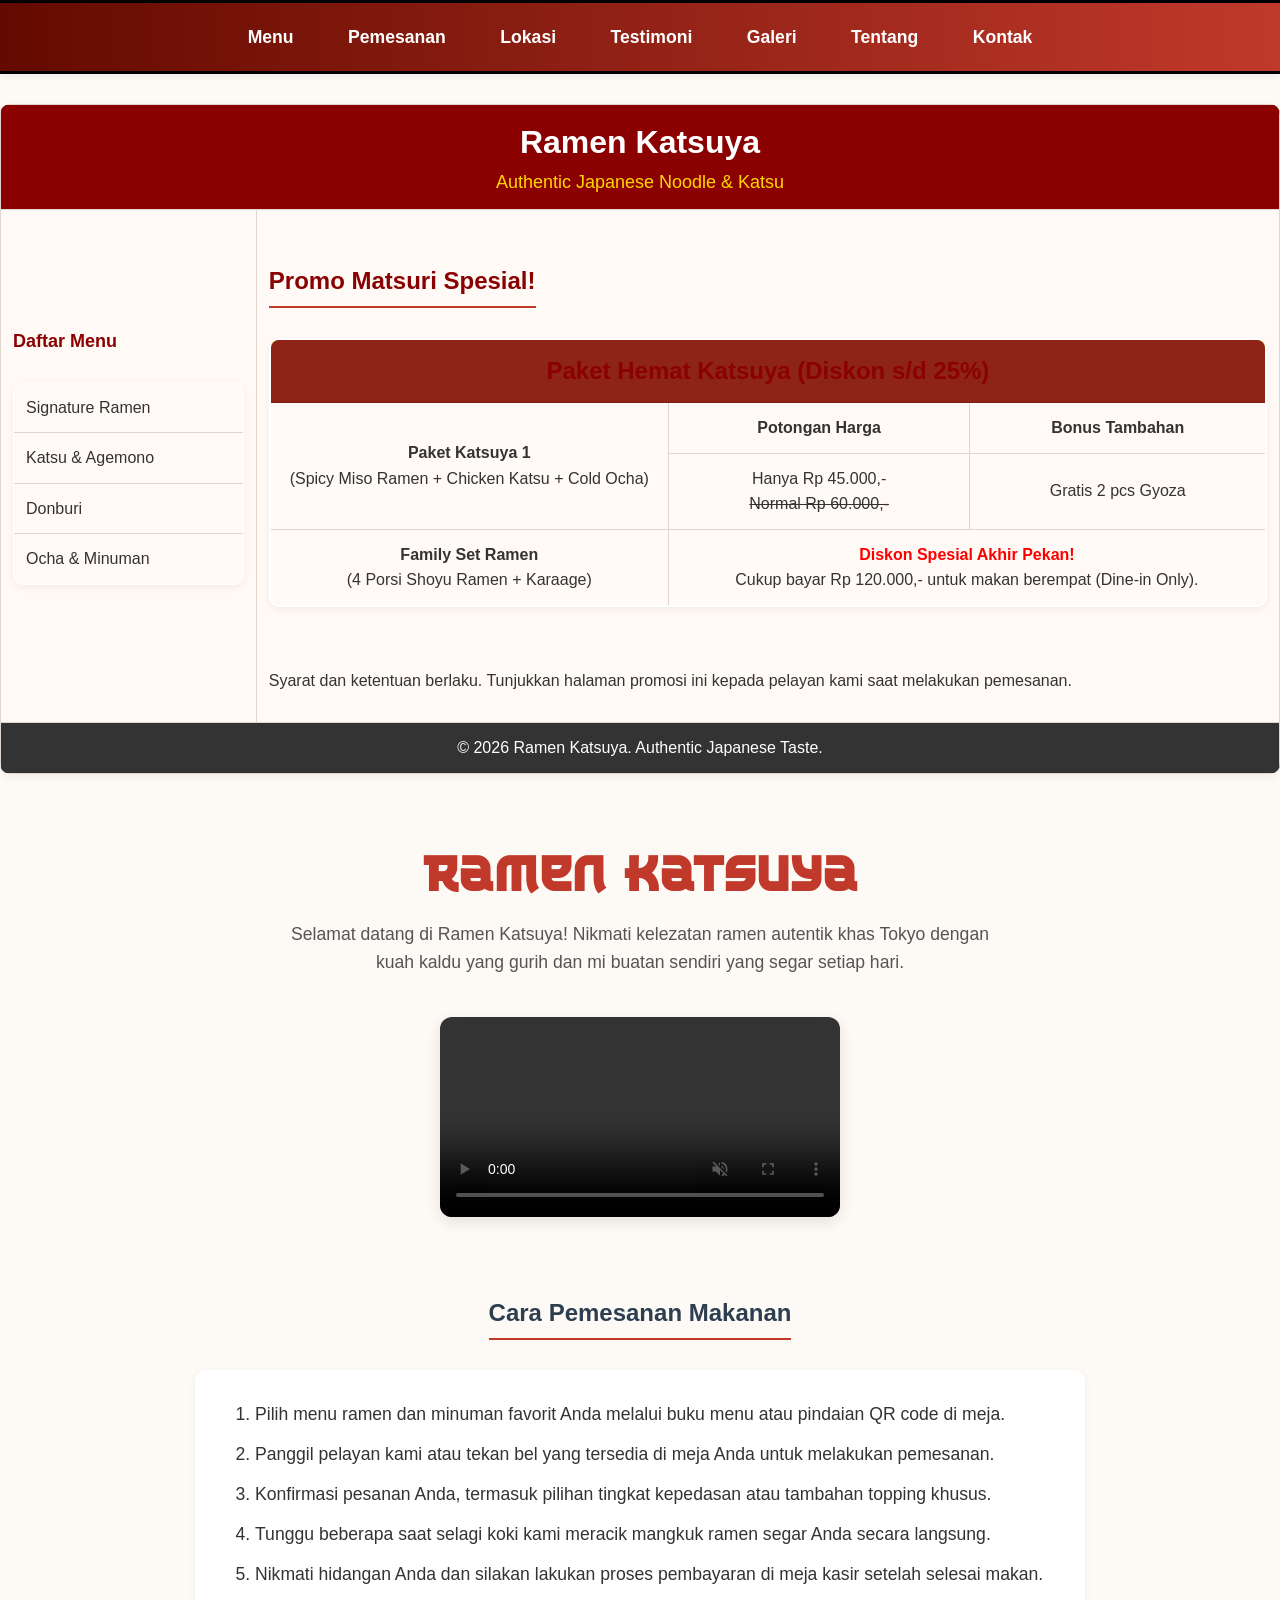
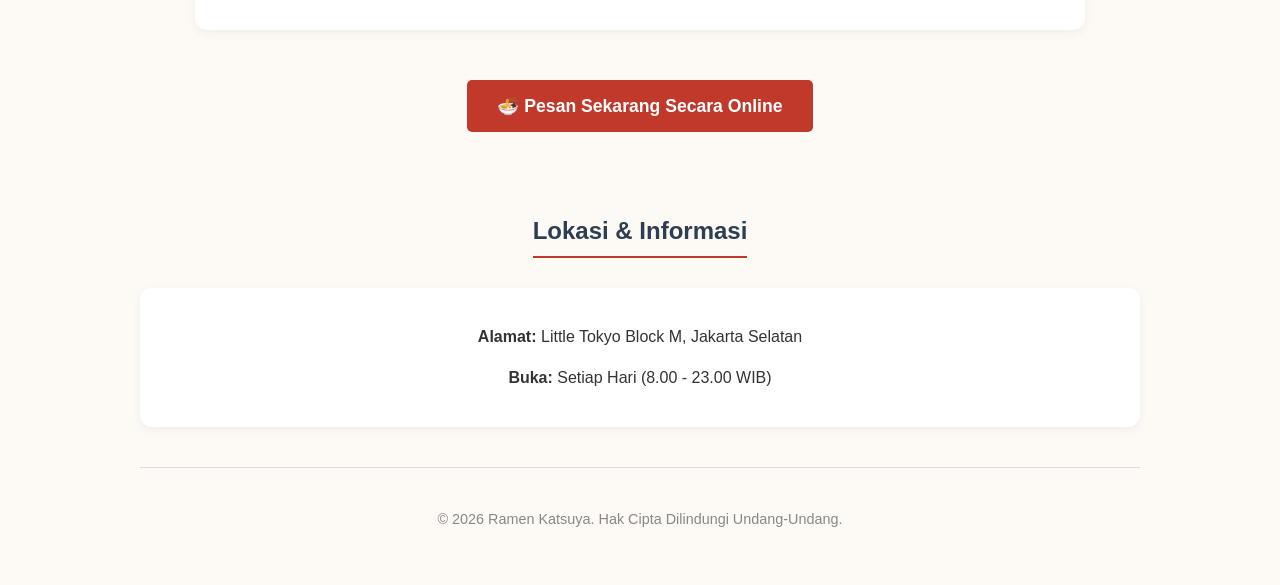
<file: index.html>
<!doctype html>
<html lang="id">
  <head>
    <meta charset="UTF-8" />
    <meta name="viewport" content="width=device-width, initial-scale=1.0" />
    <title>Ramen Katsuya - Beranda & Cara Pesan</title>
    <link rel="stylesheet" href="Layout.css" />
  </head>
  <body>
    <nav class="navbar">
      <a href="menu.html">Menu</a>
      <a href="pemesanan.html">Pemesanan</a>
      <a href="lokasi.html">Lokasi</a>
      <a href="testimoni.html">Testimoni</a>
      <a href="galeri.html">Galeri</a>
      <a href="tentang.html">Tentang</a>
      <a href="kontak.html">Kontak</a>
    </nav>

    <table border="0" width="100%" cellpadding="8" cellspacing="0">
      <tr>
        <td colspan="2" bgcolor="#8B0000" align="center">
          <font face="Arial" size="6" color="#FFFFFF"><b>Ramen Katsuya</b></font
          ><br />
          <font face="Arial" size="4" color="#FFD700"
            >Authentic Japanese Noodle & Katsu</font
          >
        </td>
      </tr>

      <tr>
        <!-- Sidebar Kiri (Kategori Menu) -->
        <td width="20%" valign="top" bgcolor="#F8F8FF">
          <font face="Arial" size="4" color="#8B0000"><b>Daftar Menu</b></font
          ><br /><br />
          <!-- Tabel Bersarang (Nested Table) untuk menu -->
          <table border="1" width="100%" cellspacing="0" cellpadding="6">
            <tr>
              <td bgcolor="#FFFFFF">
                <font face="Arial">Signature Ramen</font>
              </td>
            </tr>
            <tr>
              <td bgcolor="#FFFFFF">
                <font face="Arial">Katsu & Agemono</font>
              </td>
            </tr>
            <tr>
              <td bgcolor="#FFFFFF"><font face="Arial">Donburi</font></td>
            </tr>
            <tr>
              <td bgcolor="#FFFFFF">
                <font face="Arial">Ocha & Minuman</font>
              </td>
            </tr>
          </table>
        </td>

        <td width="80%" valign="top">
          <h2 align="center">
            <font face="Arial" color="#8B0000">Promo Matsuri Spesial!</font>
          </h2>
          <table border="2" width="100%" cellpadding="10" cellspacing="0">
            <tr align="center" bgcolor="#FFD700">
              <th colspan="3">
                <font face="Arial" size="5" color="#8B0000"
                  >Paket Hemat Katsuya (Diskon s/d 25%)</font
                >
              </th>
            </tr>

            <tr align="center">
              <td rowspan="2" width="40%" bgcolor="#FFFFFF">
                <font face="Arial"
                  ><b>Paket Katsuya 1</b><br />
                  (Spicy Miso Ramen + Chicken Katsu + Cold Ocha)</font
                >
              </td>
              <td bgcolor="#FFE4E1">
                <font face="Arial"><b>Potongan Harga</b></font>
              </td>
              <td bgcolor="#E0FFFF">
                <font face="Arial"><b>Bonus Tambahan</b></font>
              </td>
            </tr>

            <tr align="center" bgcolor="#FFFFFF">
              <td>
                <font face="Arial"
                  >Hanya Rp 45.000,-<br /><s>Normal Rp 60.000,-</s></font
                >
              </td>
              <td><font face="Arial">Gratis 2 pcs Gyoza</font></td>
            </tr>

            <tr align="center" bgcolor="#FFFFFF">
              <td>
                <font face="Arial"
                  ><b>Family Set Ramen</b><br />(4 Porsi Shoyu Ramen +
                  Karaage)</font
                >
              </td>
              <td colspan="2" bgcolor="#FFF0F5">
                <font face="Arial" color="red"
                  ><b>Diskon Spesial Akhir Pekan!</b></font
                ><br />
                <font face="Arial"
                  >Cukup bayar Rp 120.000,- untuk makan berempat (Dine-in
                  Only).</font
                >
              </td>
            </tr>
          </table>
          <br />
          <p align="justify">
            <font face="Arial"
              >Syarat dan ketentuan berlaku. Tunjukkan halaman promosi ini
              kepada pelayan kami saat melakukan pemesanan.</font
            >
          </p>
        </td>
      </tr>

      <tr>
        <td colspan="2" bgcolor="#333333" align="center">
          <font color="white" face="Arial"
            >&copy; 2026 Ramen Katsuya. Authentic Japanese Taste.</font
          >
        </td>
      </tr>
    </table>

    <div class="container">
      <h1>Ramen Katsuya</h1>
      <p class="header-text">
        Selamat datang di Ramen Katsuya! Nikmati kelezatan ramen autentik khas
        Tokyo dengan kuah kaldu yang gurih dan mi buatan sendiri yang segar
        setiap hari.
      </p>
      <div class="video-container">
        <video controls autoplay muted loop>
          <source src="Video Ramen.mp4" type="video/mp4" />
        </video>
      </div>

      <div style="text-align: center">
        <h2>Cara Pemesanan Makanan</h2>
      </div>

      <ol class="order-steps">
        <li>
          Pilih menu ramen dan minuman favorit Anda melalui buku menu atau
          pindaian QR code di meja.
        </li>
        <li>
          Panggil pelayan kami atau tekan bel yang tersedia di meja Anda untuk
          melakukan pemesanan.
        </li>
        <li>
          Konfirmasi pesanan Anda, termasuk pilihan tingkat kepedasan atau
          tambahan topping khusus.
        </li>
        <li>
          Tunggu beberapa saat selagi koki kami meracik mangkuk ramen segar Anda
          secara langsung.
        </li>
        <li>
          Nikmati hidangan Anda dan silakan lakukan proses pembayaran di meja
          kasir setelah selesai makan.
        </li>
      </ol>

      <div style="text-align: center; margin-bottom: 40px;">
        <a href="pemesanan.html" class="btn-submit" style="display: inline-block; width: auto; padding: 12px 30px; text-decoration: none;">🍜 Pesan Sekarang Secara Online</a>
      </div>

      <div style="text-align: center">
        <h2>Lokasi & Informasi</h2>
      </div>
      <div class="info-section">
        <p><strong>Alamat:</strong> Little Tokyo Block M, Jakarta Selatan</p>
        <p><strong>Buka:</strong> Setiap Hari (8.00 - 23.00 WIB)</p>
      </div>

      <hr />
      <footer>
        <p>&copy; 2026 Ramen Katsuya. Hak Cipta Dilindungi Undang-Undang.</p>
      </footer>
    </div>
  </body>
</html>
</file>
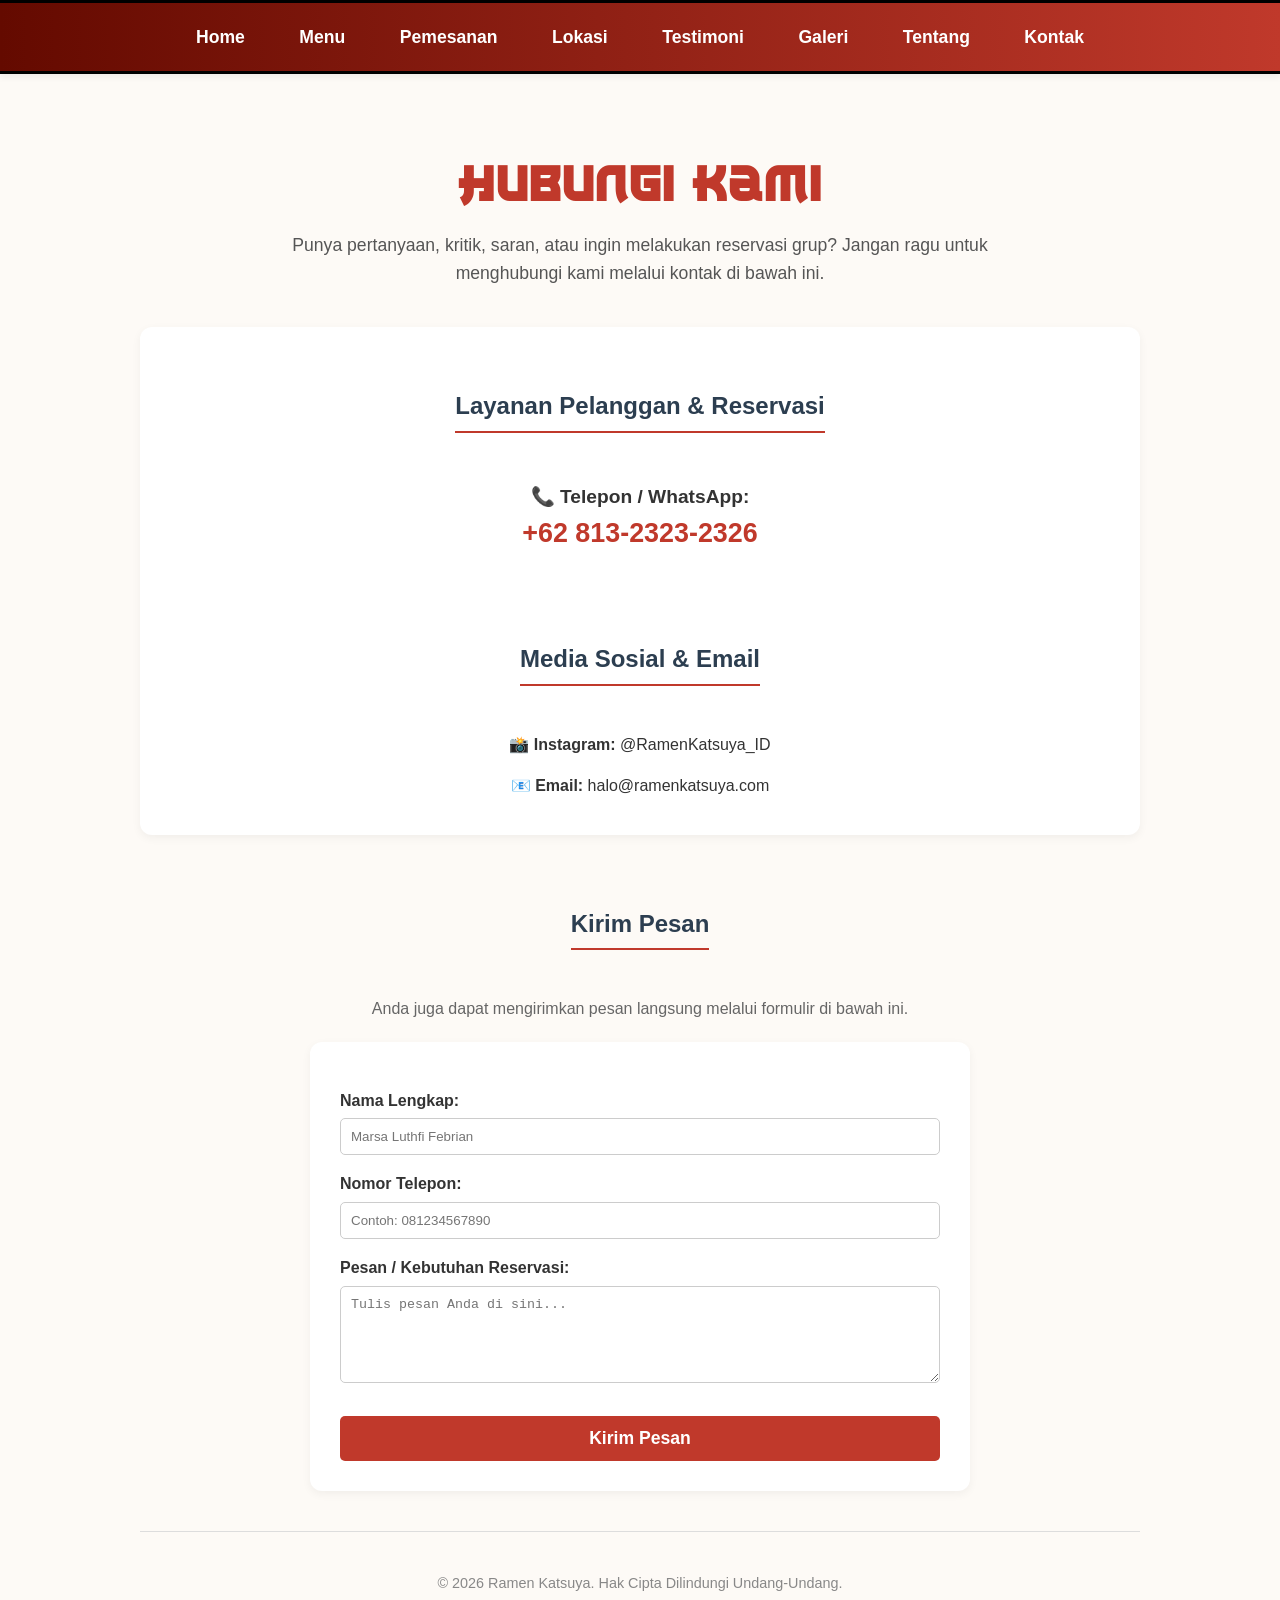
<file: kontak.html>
<!DOCTYPE html>
<html lang="id">
<head>
    <meta charset="UTF-8">
    <meta name="viewport" content="width=device-width, initial-scale=1.0">
    <title>Ramen Katsuya - Kontak & Reservasi</title>
    <link rel="stylesheet" href="Layout.css">
</head>
<body>
    <nav class="navbar">
        <a href="index.html">Home</a>
        <a href="menu.html">Menu</a>
        <a href="pemesanan.html">Pemesanan</a>
        <a href="lokasi.html">Lokasi</a>
        <a href="testimoni.html">Testimoni</a>
        <a href="galeri.html">Galeri</a>
        <a href="tentang.html">Tentang</a>
        <a href="kontak.html">Kontak</a>
    </nav>

    <div class="container">
        <h1>Hubungi Kami</h1>
        <p class="header-text">Punya pertanyaan, kritik, saran, atau ingin melakukan reservasi grup? Jangan ragu untuk menghubungi kami melalui kontak di bawah ini.</p>

        <div class="info-section">
            <h2>Layanan Pelanggan & Reservasi</h2>
            <p style="font-size: 1.2em;">📞 <strong>Telepon / WhatsApp:</strong><br> 
                <span style="color: #c0392b; font-weight: bold; font-size: 1.4em;">+62 813-2323-2326</span>
            </p>
            
            <br>
            
            <h2>Media Sosial & Email</h2>
            <p>📸 <strong>Instagram:</strong> @RamenKatsuya_ID</p>
            <p>📧 <strong>Email:</strong> halo@ramenkatsuya.com</p>
        </div>

        <div style="text-align: center;">
            <h2>Kirim Pesan</h2>
            <p style="color: #666; margin-bottom: 20px;">Anda juga dapat mengirimkan pesan langsung melalui formulir di bawah ini.</p>
        </div>

        <div class="info-section" style="text-align: left; max-width: 600px; margin: 0 auto; padding: 30px;">
            <form action="#" method="post">
                <p><strong>Nama Lengkap:</strong><br>
                <input type="text" name="nama" placeholder="Marsa Luthfi Febrian" style="width: 100%; padding: 10px; margin-top: 5px; border: 1px solid #ccc; border-radius: 5px; box-sizing: border-box;" required></p>
                
                <p><strong>Nomor Telepon:</strong><br>
                <input type="tel" name="telepon" placeholder="Contoh: 081234567890" style="width: 100%; padding: 10px; margin-top: 5px; border: 1px solid #ccc; border-radius: 5px; box-sizing: border-box;" required></p>
                
                <p><strong>Pesan / Kebutuhan Reservasi:</strong><br>
                <textarea name="pesan" rows="5" placeholder="Tulis pesan Anda di sini..." style="width: 100%; padding: 10px; margin-top: 5px; border: 1px solid #ccc; border-radius: 5px; box-sizing: border-box;" required></textarea></p>
                
                <button type="submit" style="background-color: #c0392b; color: white; padding: 12px 20px; border: none; border-radius: 5px; font-size: 1.1em; cursor: pointer; width: 100%; font-weight: bold; margin-top: 10px; transition: background 0.3s ease;">
                    Kirim Pesan
                </button>
            </form>
        </div>

        <hr>
        <footer>
            <p>&copy; 2026 Ramen Katsuya. Hak Cipta Dilindungi Undang-Undang.</p>
        </footer>
    </div>
</body>
</html>
</file>
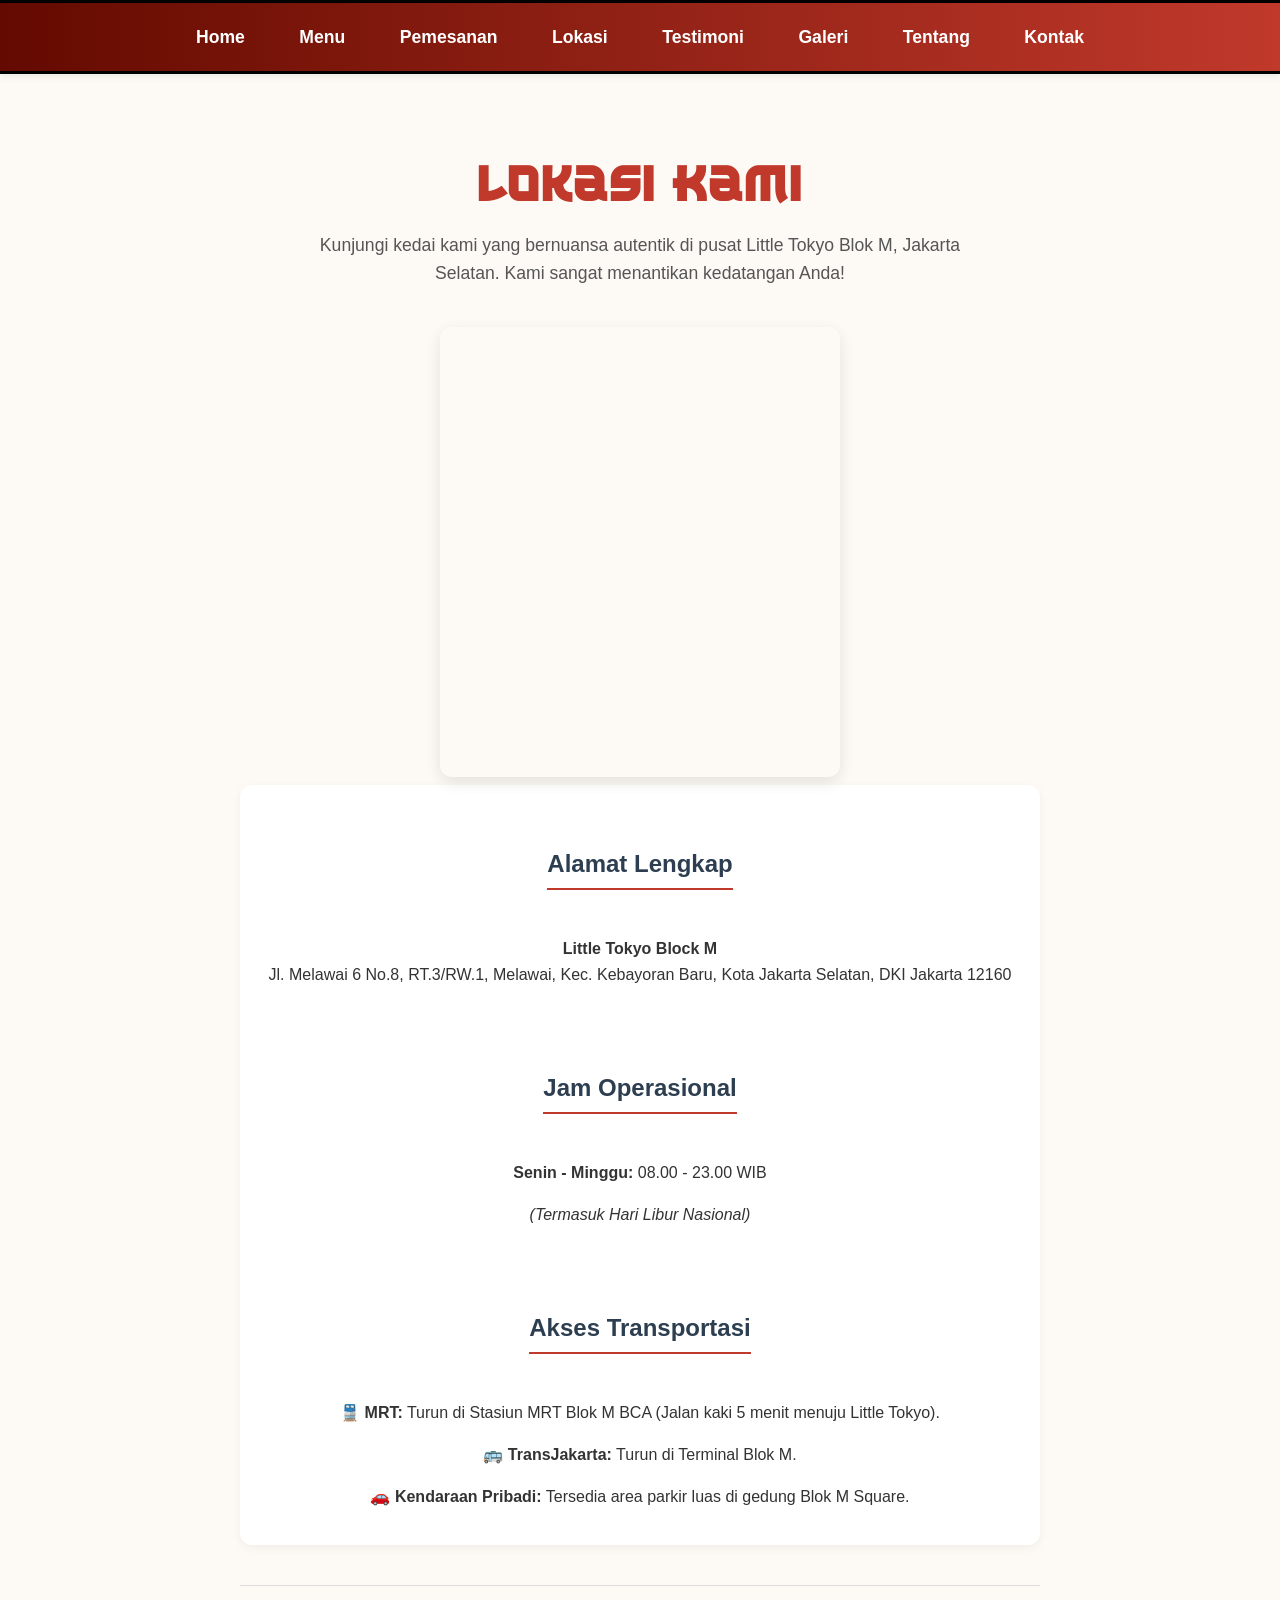
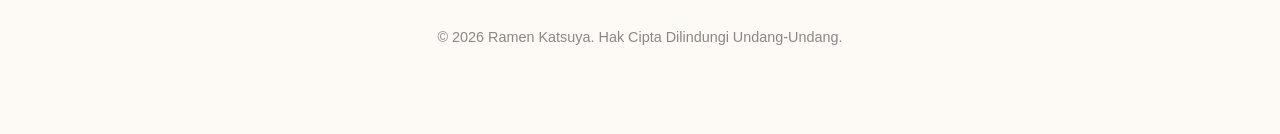
<file: lokasi.html>
<!DOCTYPE html>
<html lang="id">
<head>
    <meta charset="UTF-8">
    <meta name="viewport" content="width=device-width, initial-scale=1.0">
    <title>Ramen Katsuya - Lokasi Kami</title>
    <link rel="stylesheet" href="Layout.css">
</head>
<body>
    <nav class="navbar">
        <a href="index.html">Home</a>
        <a href="menu.html">Menu</a>
        <a href="pemesanan.html">Pemesanan</a>
        <a href="lokasi.html">Lokasi</a>
        <a href="testimoni.html">Testimoni</a>
        <a href="galeri.html">Galeri</a>
        <a href="tentang.html">Tentang</a>
        <a href="kontak.html">Kontak</a>
    </nav>

    <div class="container">
        <h1>Lokasi Kami</h1>
        <p class="header-text">Kunjungi kedai kami yang bernuansa autentik di pusat Little Tokyo Blok M, Jakarta Selatan. Kami sangat menantikan kedatangan Anda!</p>

       <div class="video-container">
            <iframe src="https://www.google.com/maps/embed?pb=!1m18!1m12!1m3!1d15864.18431081395!2d106.7968508!3d-6.2576081!2m3!1f0!2f0!3f0!3m2!1i1024!2i768!4f13.1!3m3!1m2!1s0x2e69f16b251a6ee7%3A0x6e9a7e289467651a!2sBlok%20M%2C%20Kebayoran%20Baru%2C%20South%20Jakarta%20City%2C%20Jakarta!5e0!3m2!1sen!2sid!4v1700000000000!5m2!1sen!2sid" width="100%" height="450" style="border:0;" allowfullscreen="" loading="lazy" referrerpolicy="no-referrer-when-downgrade"></iframe>

        <div class="info-section">
            <h2>Alamat Lengkap</h2>
            <p><strong>Little Tokyo Block M</strong><br>Jl. Melawai 6 No.8, RT.3/RW.1, Melawai, Kec. Kebayoran Baru, Kota Jakarta Selatan, DKI Jakarta 12160</p>
            
            <br>
            
            <h2>Jam Operasional</h2>
            <p><strong>Senin - Minggu:</strong> 08.00 - 23.00 WIB</p>
            <p><em>(Termasuk Hari Libur Nasional)</em></p>

            <br>
            
            <h2>Akses Transportasi</h2>
            <p>🚆 <strong>MRT:</strong> Turun di Stasiun MRT Blok M BCA (Jalan kaki 5 menit menuju Little Tokyo).</p>
            <p>🚌 <strong>TransJakarta:</strong> Turun di Terminal Blok M.</p>
            <p>🚗 <strong>Kendaraan Pribadi:</strong> Tersedia area parkir luas di gedung Blok M Square.</p>
        </div>

        <hr>
        <footer>
            <p>&copy; 2026 Ramen Katsuya. Hak Cipta Dilindungi Undang-Undang.</p>
        </footer>
    </div>
</body>
</html>
</file>
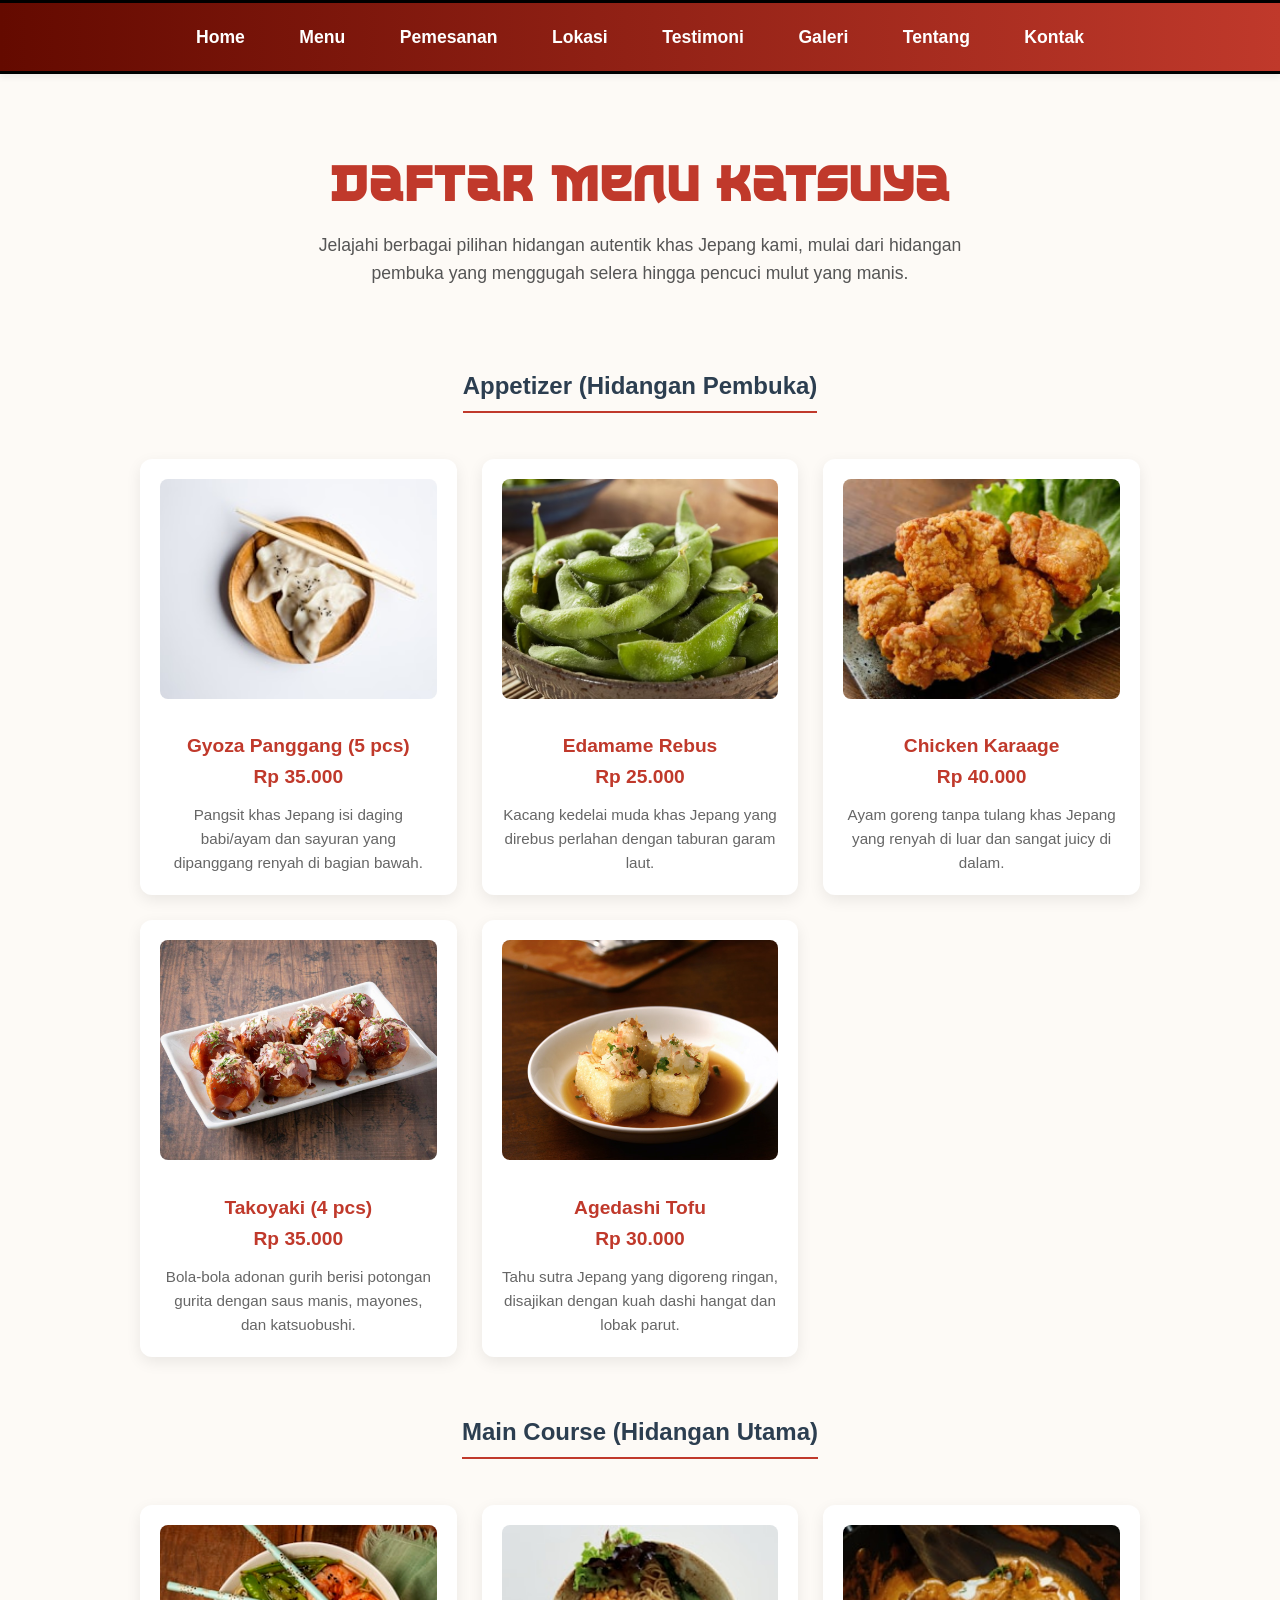
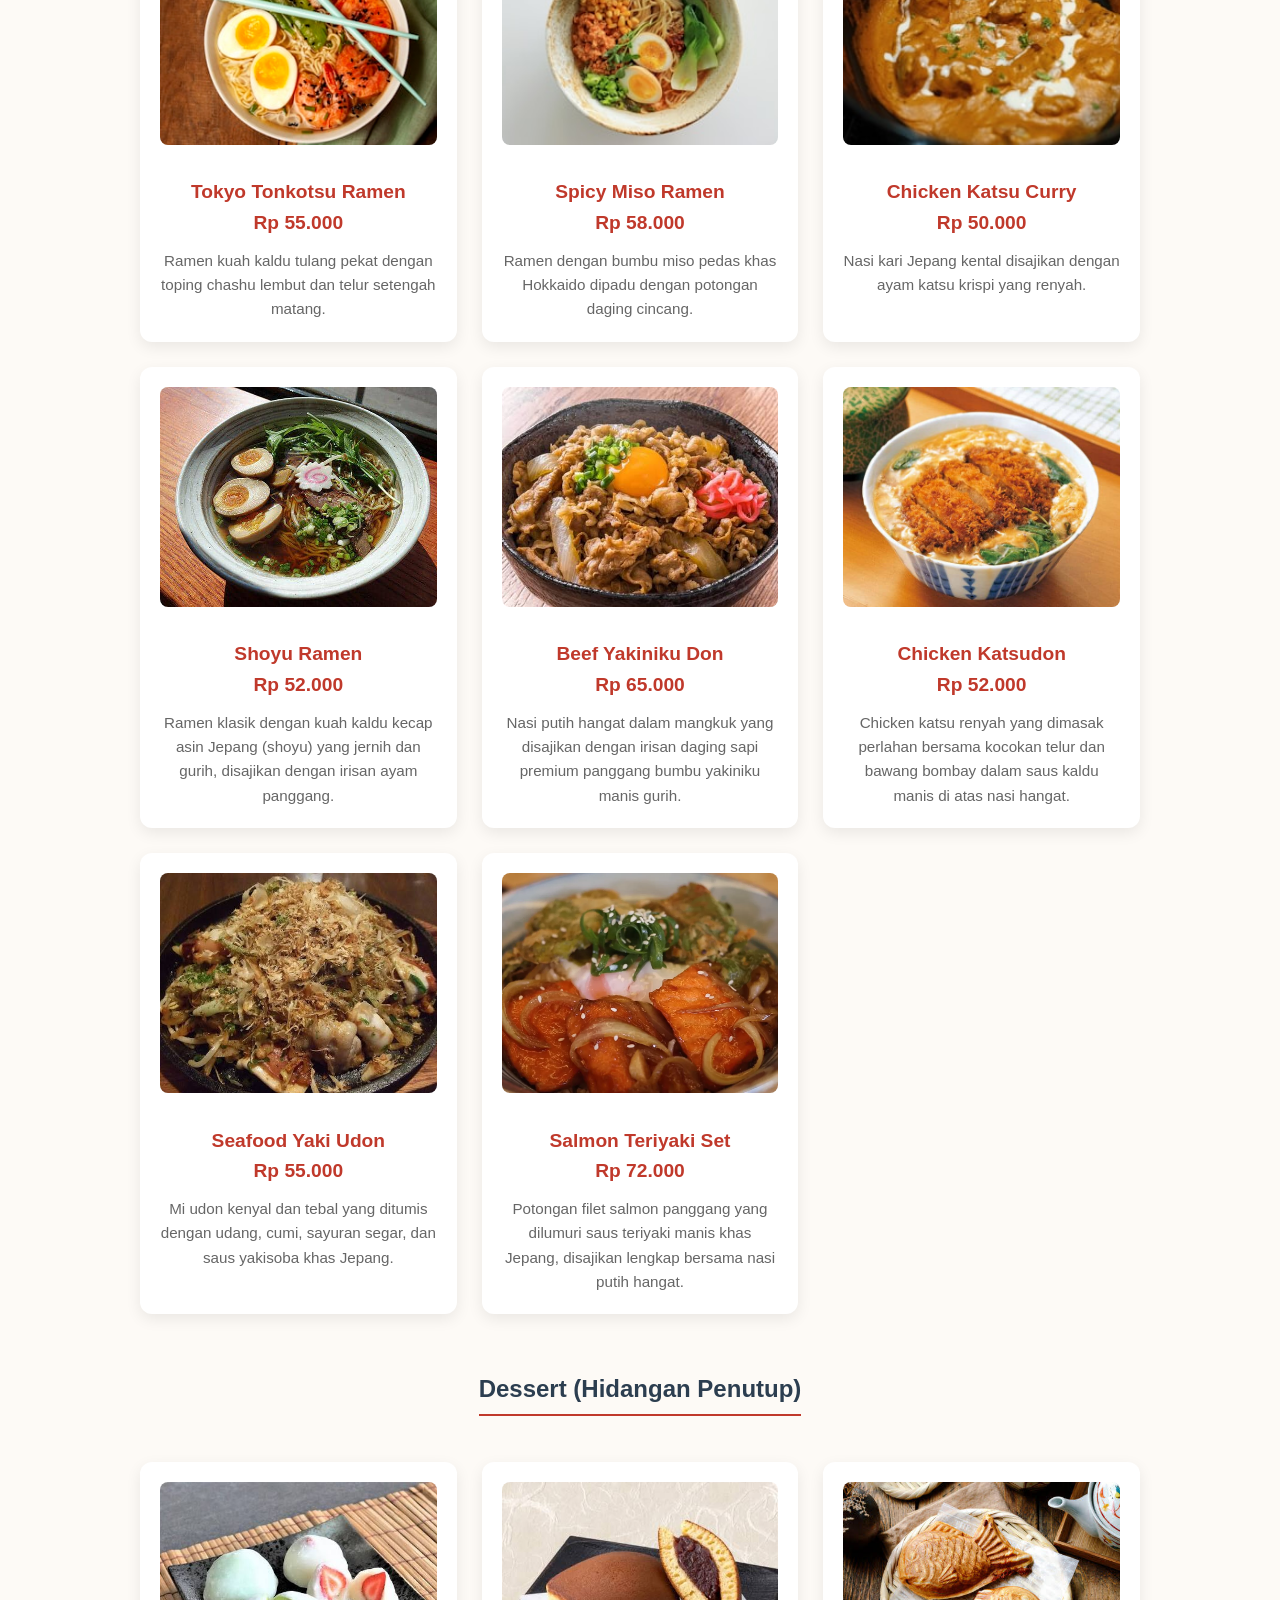
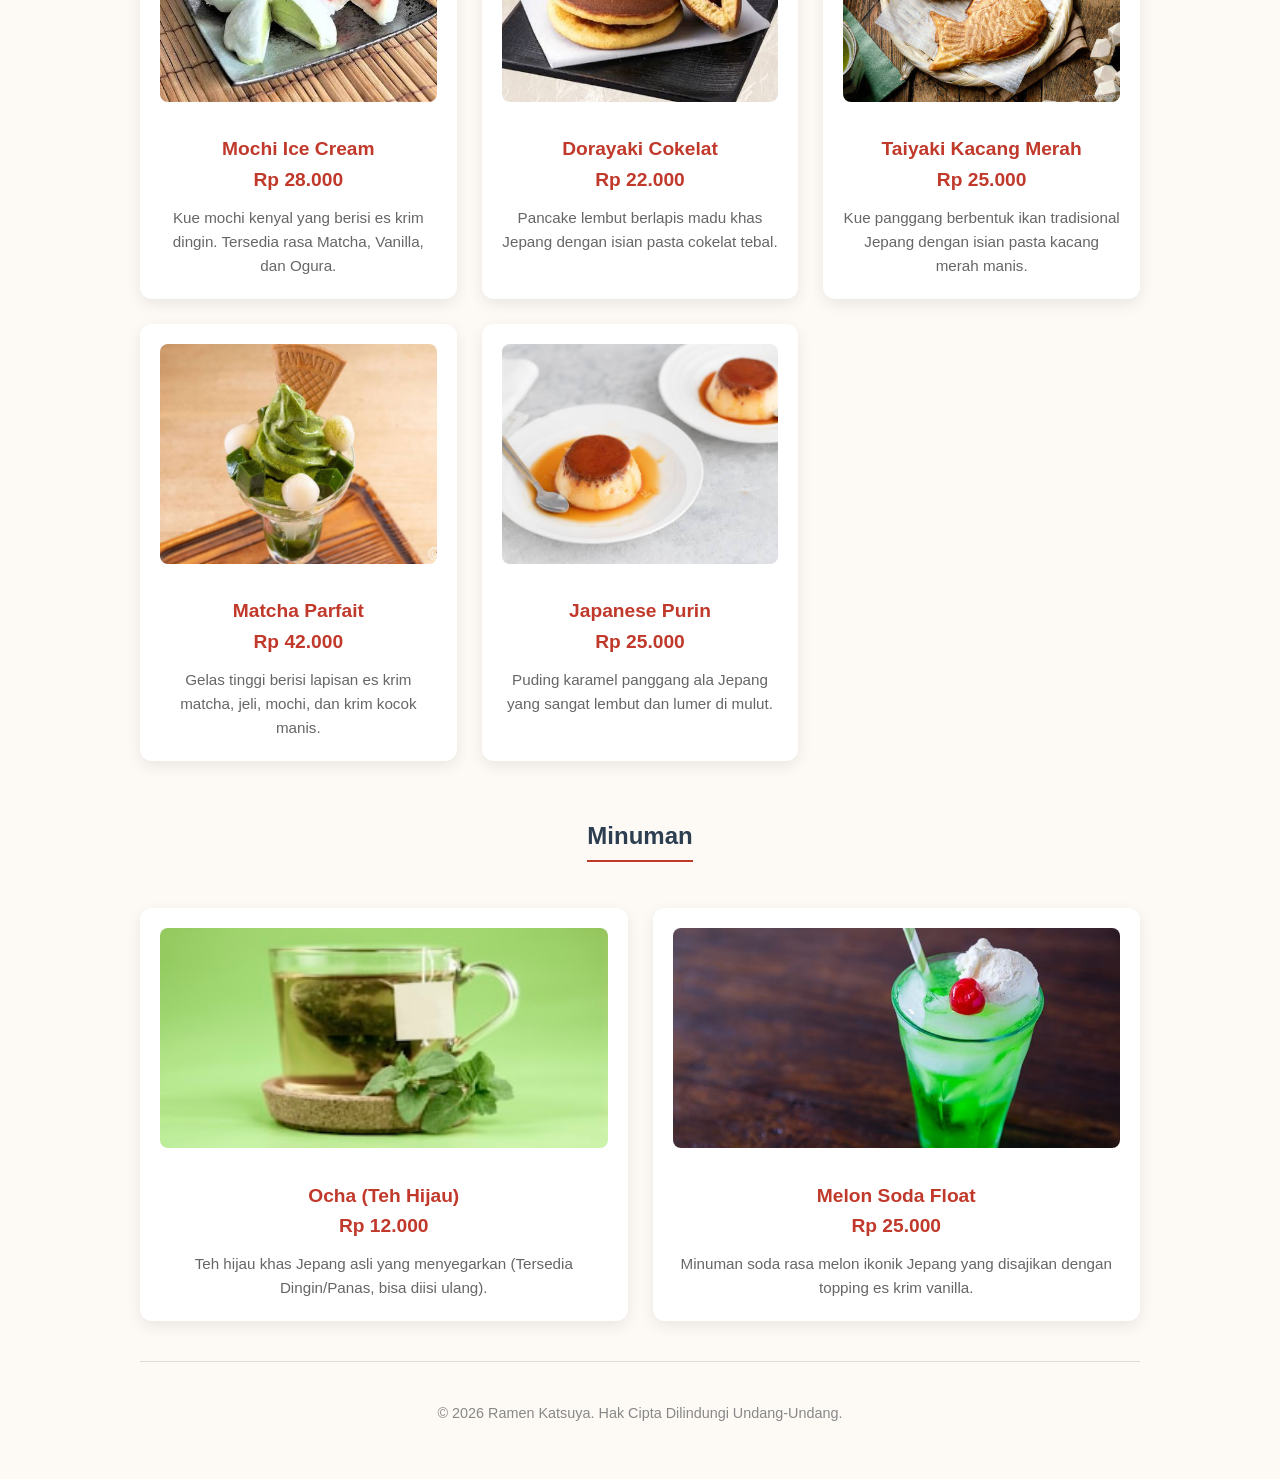
<file: menu.html>
<!doctype html>
<html lang="id">
  <head>
    <meta charset="UTF-8" />
    <meta name="viewport" content="width=device-width, initial-scale=1.0" />
    <title>Ramen Katsuya - Daftar Menu</title>
    <link rel="stylesheet" href="Layout.css" />
  </head>
  <body>
    <nav class="navbar">
      <a href="index.html">Home</a>
      <a href="menu.html">Menu</a>
      <a href="pemesanan.html">Pemesanan</a>
      <a href="lokasi.html">Lokasi</a>
      <a href="testimoni.html">Testimoni</a>
      <a href="galeri.html">Galeri</a>
      <a href="tentang.html">Tentang</a>
      <a href="kontak.html">Kontak</a>
    </nav>
    <div class="container">
      <h1>Daftar Menu Katsuya</h1>
      <p class="header-text">
        Jelajahi berbagai pilihan hidangan autentik khas Jepang kami, mulai dari
        hidangan pembuka yang menggugah selera hingga pencuci mulut yang manis.
      </p>

      <div style="text-align: center">
        <h2>Appetizer (Hidangan Pembuka)</h2>
      </div>
      <ul>
        <li>
          <img src="Gyoza.jpg" alt="Gyoza Panggang" />
          <h3>Gyoza Panggang (5 pcs)<br />Rp 35.000</h3>
          <p>
            Pangsit khas Jepang isi daging babi/ayam dan sayuran yang dipanggang
            renyah di bagian bawah.
          </p>
        </li>
        <li>
          <img src="Edamame.jpg" alt="Edamame Rebus" />
          <h3>Edamame Rebus<br />Rp 25.000</h3>
          <p>
            Kacang kedelai muda khas Jepang yang direbus perlahan dengan taburan
            garam laut.
          </p>
        </li>
        <li>
          <img src="Karaage.jpg" alt="Chicken Karaage" />
          <h3>Chicken Karaage<br />Rp 40.000</h3>
          <p>
            Ayam goreng tanpa tulang khas Jepang yang renyah di luar dan sangat
            juicy di dalam.
          </p>
        </li>
        <li>
          <img src="Takoyaki.jpg" alt="Takoyaki" />
          <h3>Takoyaki (4 pcs)<br />Rp 35.000</h3>
          <p>
            Bola-bola adonan gurih berisi potongan gurita dengan saus manis,
            mayones, dan katsuobushi.
          </p>
        </li>
        <li>
          <img src="AgedashiTofu.jpg" alt="Agedashi Tofu" />
          <h3>Agedashi Tofu<br />Rp 30.000</h3>
          <p>
            Tahu sutra Jepang yang digoreng ringan, disajikan dengan kuah dashi
            hangat dan lobak parut.
          </p>
        </li>
      </ul>

      <div style="text-align: center">
        <h2>Main Course (Hidangan Utama)</h2>
      </div>
      <ul>
        <li>
          <img src="Tonkotsu Ramen.jpg" alt="Tokyo Tonkotsu Ramen" />
          <h3>Tokyo Tonkotsu Ramen<br />Rp 55.000</h3>
          <p>
            Ramen kuah kaldu tulang pekat dengan toping chashu lembut dan telur
            setengah matang.
          </p>
        </li>
        <li>
          <img src="Spicy Miso Ramen.jpg" alt="Spicy Miso Ramen" />
          <h3>Spicy Miso Ramen<br />Rp 58.000</h3>
          <p>
            Ramen dengan bumbu miso pedas khas Hokkaido dipadu dengan potongan
            daging cincang.
          </p>
        </li>
        <li>
          <img src="Chicken Katsu Kare.jpg" alt="Chicken Katsu Curry" />
          <h3>Chicken Katsu Curry<br />Rp 50.000</h3>
          <p>
            Nasi kari Jepang kental disajikan dengan ayam katsu krispi yang
            renyah.
          </p>
        </li>
        <li>
          <img src="ShoyuRamen.jpg" alt="Shoyu Ramen" />
          <h3>Shoyu Ramen<br />Rp 52.000</h3>
          <p>
            Ramen klasik dengan kuah kaldu kecap asin Jepang (shoyu) yang jernih
            dan gurih, disajikan dengan irisan ayam panggang.
          </p>
        </li>
        <li>
          <img src="BeefYakiniku.jpg" alt="Beef Yakiniku Don" />
          <h3>Beef Yakiniku Don<br />Rp 65.000</h3>
          <p>
            Nasi putih hangat dalam mangkuk yang disajikan dengan irisan daging
            sapi premium panggang bumbu yakiniku manis gurih.
          </p>
        </li>
        <li>
          <img src="Katsudon.jpg" alt="Chicken Katsudon" />
          <h3>Chicken Katsudon<br />Rp 52.000</h3>
          <p>
            Chicken katsu renyah yang dimasak perlahan bersama kocokan telur dan
            bawang bombay dalam saus kaldu manis di atas nasi hangat.
          </p>
        </li>
        <li>
          <img src="YakiUdon.jpg" alt="Seafood Yaki Udon" />
          <h3>Seafood Yaki Udon<br />Rp 55.000</h3>
          <p>
            Mi udon kenyal dan tebal yang ditumis dengan udang, cumi, sayuran
            segar, dan saus yakisoba khas Jepang.
          </p>
        </li>
        <li>
          <img src="SalmonTeriyaki.jpg" alt="Salmon Teriyaki Set" />
          <h3>Salmon Teriyaki Set<br />Rp 72.000</h3>
          <p>
            Potongan filet salmon panggang yang dilumuri saus teriyaki manis
            khas Jepang, disajikan lengkap bersama nasi putih hangat.
          </p>
        </li>
      </ul>

      <div style="text-align: center">
        <h2>Dessert (Hidangan Penutup)</h2>
      </div>
      <ul>
        <li>
          <img src="Mochi.jpg" alt="Mochi Ice Cream" />
          <h3>Mochi Ice Cream<br />Rp 28.000</h3>
          <p>
            Kue mochi kenyal yang berisi es krim dingin. Tersedia rasa Matcha,
            Vanilla, dan Ogura.
          </p>
        </li>
        <li>
          <img src="Dorayaki.jpg" alt="Dorayaki Cokelat" />
          <h3>Dorayaki Cokelat<br />Rp 22.000</h3>
          <p>
            Pancake lembut berlapis madu khas Jepang dengan isian pasta cokelat
            tebal.
          </p>
        </li>
        <li>
          <img src="Taiyaki.jpg" alt="Taiyaki" />
          <h3>Taiyaki Kacang Merah<br />Rp 25.000</h3>
          <p>
            Kue panggang berbentuk ikan tradisional Jepang dengan isian pasta
            kacang merah manis.
          </p>
        </li>
        <li>
          <img src="MatchaParfait.jpg" alt="Matcha Parfait" />
          <h3>Matcha Parfait<br />Rp 42.000</h3>
          <p>
            Gelas tinggi berisi lapisan es krim matcha, jeli, mochi, dan krim
            kocok manis.
          </p>
        </li>
        <li>
          <img src="Purin.jpg" alt="Purin Jepang" />
          <h3>Japanese Purin<br />Rp 25.000</h3>
          <p>
            Puding karamel panggang ala Jepang yang sangat lembut dan lumer di
            mulut.
          </p>
        </li>
      </ul>

      <div style="text-align: center">
        <h2>Minuman</h2>
      </div>
      <ul>
        <li>
          <img src="Ocha.jpg" alt="Ocha Dingin" />
          <h3>Ocha (Teh Hijau)<br />Rp 12.000</h3>
          <p>
            Teh hijau khas Jepang asli yang menyegarkan (Tersedia Dingin/Panas,
            bisa diisi ulang).
          </p>
        </li>
        <li>
          <img src="MelonSoda.jpg" alt="Melon Soda" />
          <h3>Melon Soda Float<br />Rp 25.000</h3>
          <p>
            Minuman soda rasa melon ikonik Jepang yang disajikan dengan topping
            es krim vanilla.
          </p>
        </li>
      </ul>

      <hr />
      <footer>
        <p>&copy; 2026 Ramen Katsuya. Hak Cipta Dilindungi Undang-Undang.</p>
      </footer>
    </div>
  </body>
</html>
</file>
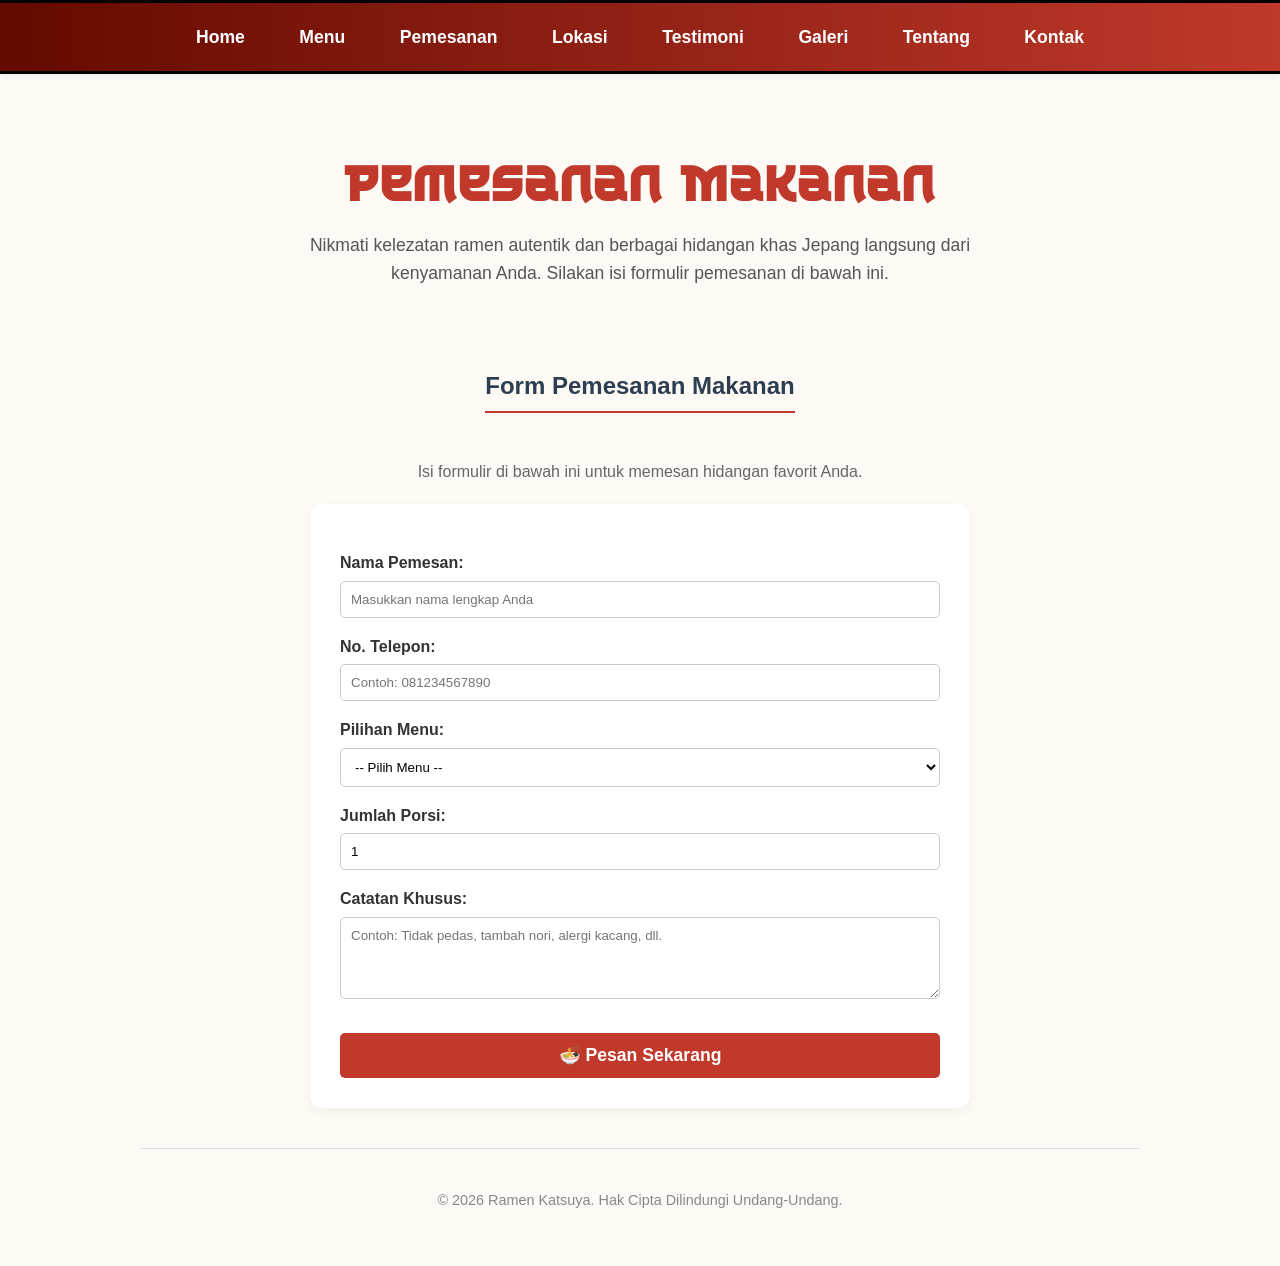
<file: pemesanan.html>
<!DOCTYPE html>
<html lang="id">
<head>
    <meta charset="UTF-8">
    <meta name="viewport" content="width=device-width, initial-scale=1.0">
    <title>Ramen Katsuya - Pemesanan Makanan</title>
    <link rel="stylesheet" href="Layout.css">
</head>
<body>
    <nav class="navbar">
        <a href="index.html">Home</a>
        <a href="menu.html">Menu</a>
        <a href="pemesanan.html">Pemesanan</a>
        <a href="lokasi.html">Lokasi</a>
        <a href="testimoni.html">Testimoni</a>
        <a href="galeri.html">Galeri</a>
        <a href="tentang.html">Tentang</a>
        <a href="kontak.html">Kontak</a>
    </nav>

    <div class="container">
        <h1>Pemesanan Makanan</h1>
        <p class="header-text">Nikmati kelezatan ramen autentik dan berbagai hidangan khas Jepang langsung dari kenyamanan Anda. Silakan isi formulir pemesanan di bawah ini.</p>

        <div style="text-align: center">
            <h2>Form Pemesanan Makanan</h2>
            <p class="form-subtitle">Isi formulir di bawah ini untuk memesan hidangan favorit Anda.</p>
        </div>

        <div class="info-section form-container">
            <form action="#" method="post">
                <p>
                    <strong>Nama Pemesan:</strong><br>
                    <input type="text" name="nama_pemesan" placeholder="Masukkan nama lengkap Anda" required>
                </p>

                <p>
                    <strong>No. Telepon:</strong><br>
                    <input type="tel" name="telepon" placeholder="Contoh: 081234567890" required>
                </p>

                <p>
                    <strong>Pilihan Menu:</strong><br>
                    <select name="pilihan_menu" required>
                        <option value="" disabled selected>-- Pilih Menu --</option>
                        <optgroup label="🥟 Appetizer (Hidangan Pembuka)">
                            <option value="Gyoza Panggang">Gyoza Panggang (5 pcs) — Rp 35.000</option>
                            <option value="Edamame Rebus">Edamame Rebus — Rp 25.000</option>
                            <option value="Chicken Karaage">Chicken Karaage — Rp 40.000</option>
                            <option value="Takoyaki">Takoyaki (4 pcs) — Rp 35.000</option>
                            <option value="Agedashi Tofu">Agedashi Tofu — Rp 30.000</option>
                        </optgroup>
                        <optgroup label="🍜 Main Course (Hidangan Utama)">
                            <option value="Tokyo Tonkotsu Ramen">Tokyo Tonkotsu Ramen — Rp 55.000</option>
                            <option value="Spicy Miso Ramen">Spicy Miso Ramen — Rp 58.000</option>
                            <option value="Chicken Katsu Curry">Chicken Katsu Curry — Rp 50.000</option>
                            <option value="Shoyu Ramen">Shoyu Ramen — Rp 52.000</option>
                            <option value="Beef Yakiniku Don">Beef Yakiniku Don — Rp 65.000</option>
                            <option value="Chicken Katsudon">Chicken Katsudon — Rp 52.000</option>
                            <option value="Seafood Yaki Udon">Seafood Yaki Udon — Rp 58.000</option>
                            <option value="Salmon Teriyaki Set">Salmon Teriyaki Set — Rp 72.000</option>
                        </optgroup>
                        <optgroup label="🍡 Dessert (Hidangan Penutup)">
                            <option value="Mochi Ice Cream">Mochi Ice Cream — Rp 28.000</option>
                            <option value="Dorayaki Cokelat">Dorayaki Cokelat — Rp 22.000</option>
                            <option value="Taiyaki Kacang Merah">Taiyaki Kacang Merah — Rp 25.000</option>
                            <option value="Matcha Parfait">Matcha Parfait — Rp 42.000</option>
                            <option value="Japanese Purin">Japanese Purin — Rp 25.000</option>
                        </optgroup>
                        <optgroup label="🍵 Minuman">
                            <option value="Ocha">Ocha (Teh Hijau) — Rp 12.000</option>
                            <option value="Melon Soda Float">Melon Soda Float — Rp 25.000</option>
                        </optgroup>
                    </select>
                </p>

                <p>
                    <strong>Jumlah Porsi:</strong><br>
                    <input type="number" name="jumlah_porsi" min="1" max="20" value="1" required>
                </p>

                <p>
                    <strong>Catatan Khusus:</strong><br>
                    <textarea name="catatan" rows="4" placeholder="Contoh: Tidak pedas, tambah nori, alergi kacang, dll."></textarea>
                </p>

                <button type="submit" class="btn-submit">🍜 Pesan Sekarang</button>
            </form>
        </div>

        <hr>
        <footer>
            <p>&copy; 2026 Ramen Katsuya. Hak Cipta Dilindungi Undang-Undang.</p>
        </footer>
    </div>
</body>
</html>
</file>
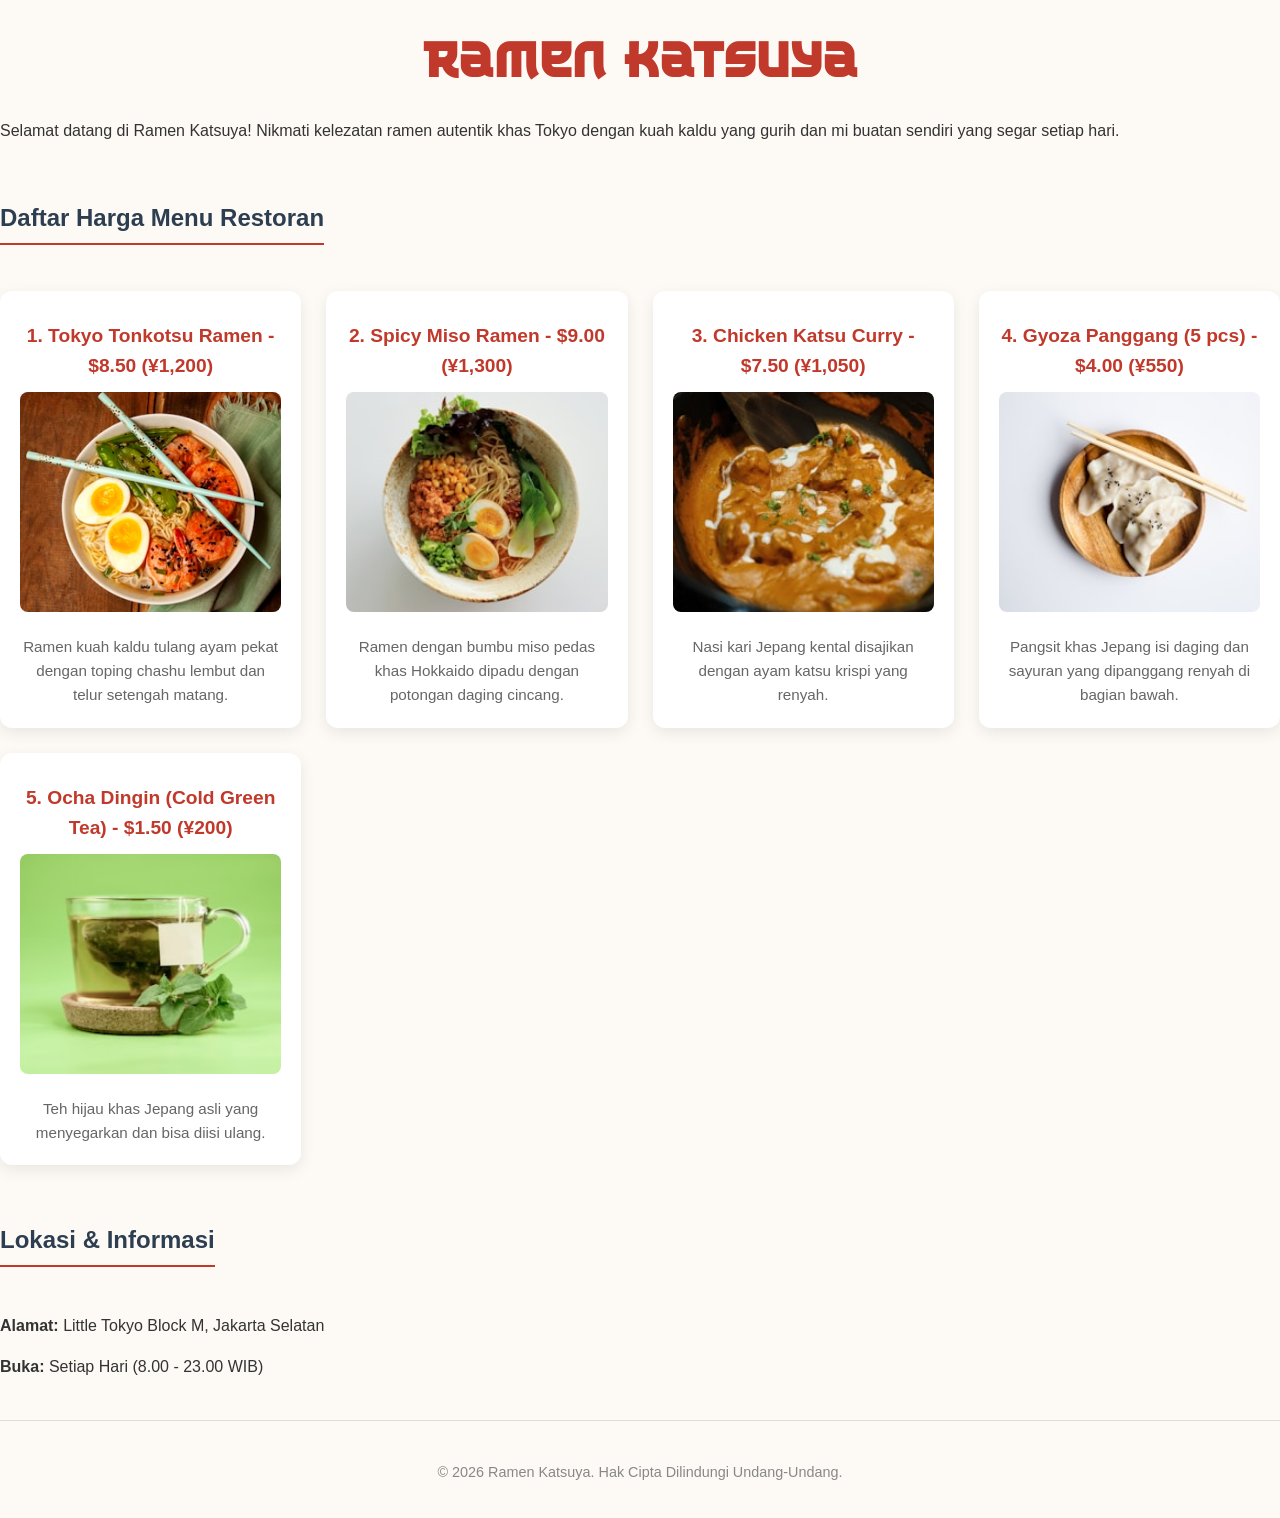
<file: Pertemuan 3.html>
<!DOCTYPE html>
<html lang="id">
<head>
    <meta charset="UTF-8">
    <title>Ramen Katsuya - Daftar Harga Menu Restoran</title>
    <link rel="stylesheet" href="Layout.css">
</head>
<body>
    <h1>Ramen Katsuya</h1>
    <p>Selamat datang di Ramen Katsuya! Nikmati kelezatan ramen autentik khas Tokyo dengan kuah kaldu yang gurih dan mi buatan sendiri yang segar setiap hari.</p>
    <h2>Daftar Harga Menu Restoran</h2>
    <ul>
        <li>
            <h3>1. Tokyo Tonkotsu Ramen - &#36;8.50 (&yen;1,200)</h3>
            <img src="Tonkotsu Ramen.jpg" alt="Tokyo Tonkotsu Ramen" width="300">
            <p>Ramen kuah kaldu tulang ayam pekat dengan toping chashu lembut dan telur setengah matang.</p>
        </li>
        <li>
            <h3>2. Spicy Miso Ramen - &#36;9.00 (&yen;1,300)</h3>
            <img src="Spicy Miso Ramen.jpg" alt="Spicy Miso Ramen" width="300">
            <p>Ramen dengan bumbu miso pedas khas Hokkaido dipadu dengan potongan daging cincang.</p>
        </li>
        <li>
            <h3>3. Chicken Katsu Curry - &#36;7.50 (&yen;1,050)</h3>
            <img src="Chicken Katsu Kare.jpg" alt="Chicken Katsu Curry" width="300">
            <p>Nasi kari Jepang kental disajikan dengan ayam katsu krispi yang renyah.</p>
        </li>
        <li>
            <h3>4. Gyoza Panggang (5 pcs) - &#36;4.00 (&yen;550)</h3>
            <img src="Gyoza.jpg" alt="Gyoza Panggang" width="300">
            <p>Pangsit khas Jepang isi daging dan sayuran yang dipanggang renyah di bagian bawah.</p>
        </li>
        <li>
            <h3>5. Ocha Dingin (Cold Green Tea) - &#36;1.50 (&yen;200)</h3>
            <img src="Ocha.jpg" alt="Ocha Dingin" width="300">
            <p>Teh hijau khas Jepang asli yang menyegarkan dan bisa diisi ulang.</p>
        </li>
    </ul>
    <h2>Lokasi & Informasi</h2>
    <p><strong>Alamat:</strong> Little Tokyo Block M, Jakarta Selatan</p>
    <p><strong>Buka:</strong> Setiap Hari (8.00 - 23.00 WIB)</p>
    <hr>
    <footer>
        <p>&copy; 2026 Ramen Katsuya. Hak Cipta Dilindungi Undang-Undang.</p>
    </footer>

</body>
</html>
</file>
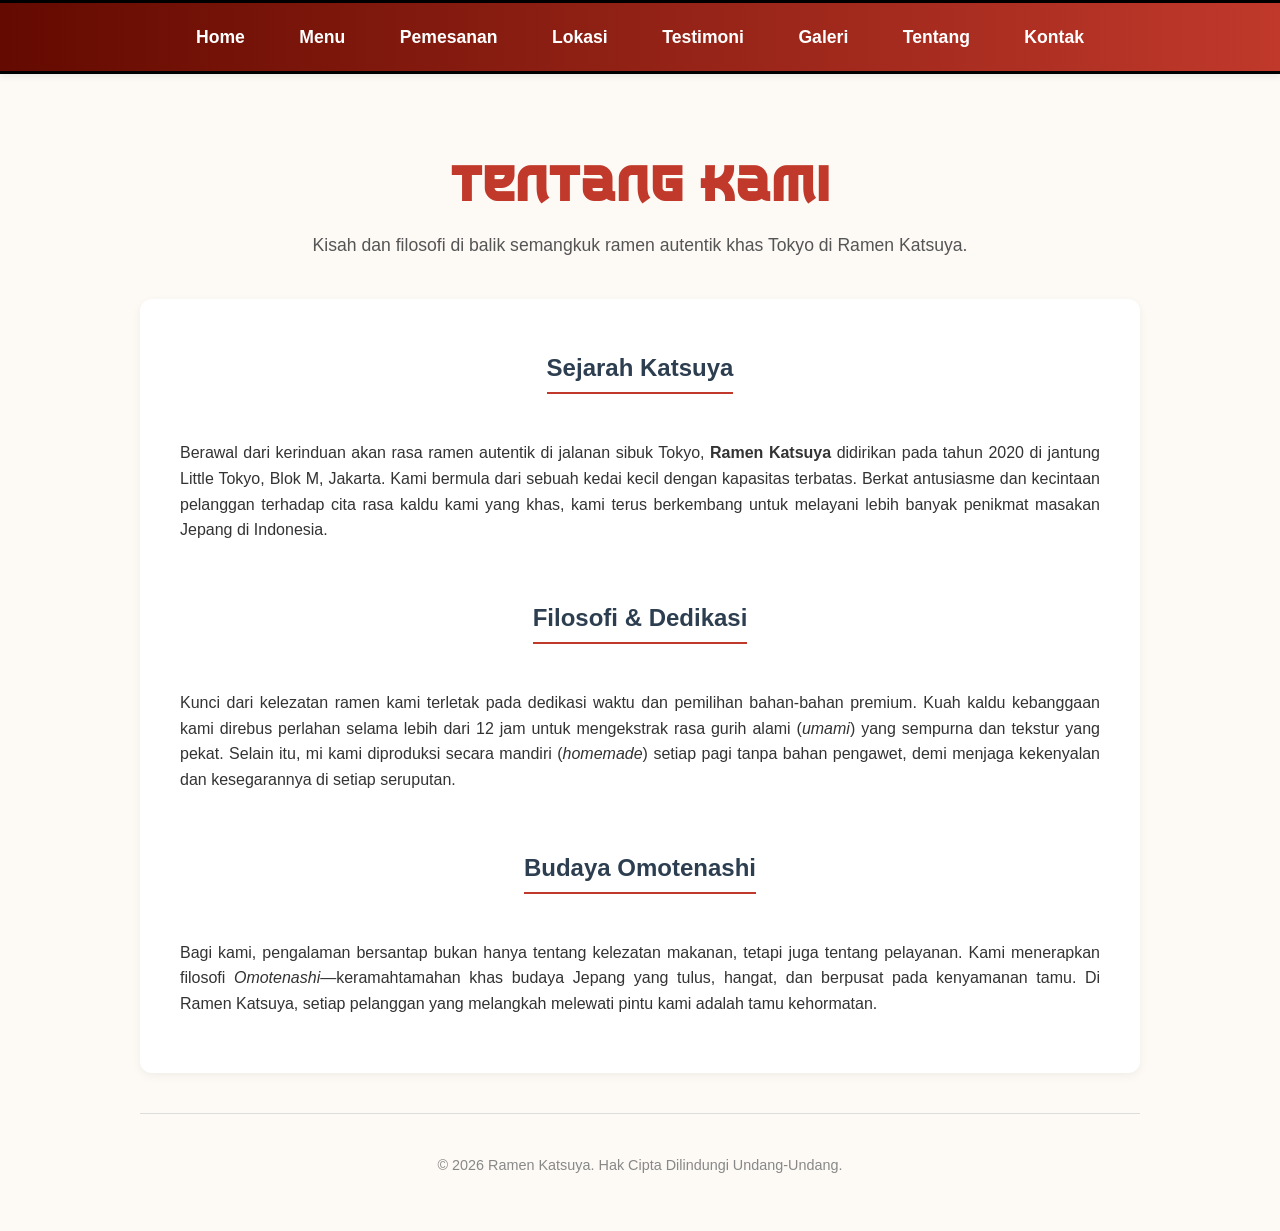
<file: tentang.html>
<!DOCTYPE html>
<html lang="id">
<head>
    <meta charset="UTF-8">
    <meta name="viewport" content="width=device-width, initial-scale=1.0">
    <title>Ramen Katsuya - Tentang Kami</title>
    <link rel="stylesheet" href="Layout.css">
</head>
<body>
    <nav class="navbar">
        <a href="index.html">Home</a>
        <a href="menu.html">Menu</a>
        <a href="pemesanan.html">Pemesanan</a>
        <a href="lokasi.html">Lokasi</a>
        <a href="testimoni.html">Testimoni</a>
        <a href="galeri.html">Galeri</a>
        <a href="tentang.html">Tentang</a>
        <a href="kontak.html">Kontak</a>
    </nav>

    <div class="container">
        <h1>Tentang Kami</h1>
        <p class="header-text">Kisah dan filosofi di balik semangkuk ramen autentik khas Tokyo di Ramen Katsuya.</p>

        <div class="info-section" style="text-align: left; padding: 40px; margin-top: 20px;">
            
            <div style="text-align: center;">
                <h2 style="margin-top: 10px;">Sejarah Katsuya</h2>
            </div>
            <p style="text-align: justify;">Berawal dari kerinduan akan rasa ramen autentik di jalanan sibuk Tokyo, <strong>Ramen Katsuya</strong> didirikan pada tahun 2020 di jantung Little Tokyo, Blok M, Jakarta. Kami bermula dari sebuah kedai kecil dengan kapasitas terbatas. Berkat antusiasme dan kecintaan pelanggan terhadap cita rasa kaldu kami yang khas, kami terus berkembang untuk melayani lebih banyak penikmat masakan Jepang di Indonesia.</p>

            <div style="text-align: center;">
                <h2>Filosofi & Dedikasi</h2>
            </div>
            <p style="text-align: justify;">Kunci dari kelezatan ramen kami terletak pada dedikasi waktu dan pemilihan bahan-bahan premium. Kuah kaldu kebanggaan kami direbus perlahan selama lebih dari 12 jam untuk mengekstrak rasa gurih alami (<em>umami</em>) yang sempurna dan tekstur yang pekat. Selain itu, mi kami diproduksi secara mandiri (<em>homemade</em>) setiap pagi tanpa bahan pengawet, demi menjaga kekenyalan dan kesegarannya di setiap seruputan.</p>

            <div style="text-align: center;">
                <h2>Budaya Omotenashi</h2>
            </div>
            <p style="text-align: justify;">Bagi kami, pengalaman bersantap bukan hanya tentang kelezatan makanan, tetapi juga tentang pelayanan. Kami menerapkan filosofi <em>Omotenashi</em>—keramahtamahan khas budaya Jepang yang tulus, hangat, dan berpusat pada kenyamanan tamu. Di Ramen Katsuya, setiap pelanggan yang melangkah melewati pintu kami adalah tamu kehormatan.</p>

        </div>

        <hr>
        <footer>
            <p>&copy; 2026 Ramen Katsuya. Hak Cipta Dilindungi Undang-Undang.</p>
        </footer>
    </div>
</body>
</html>
</file>
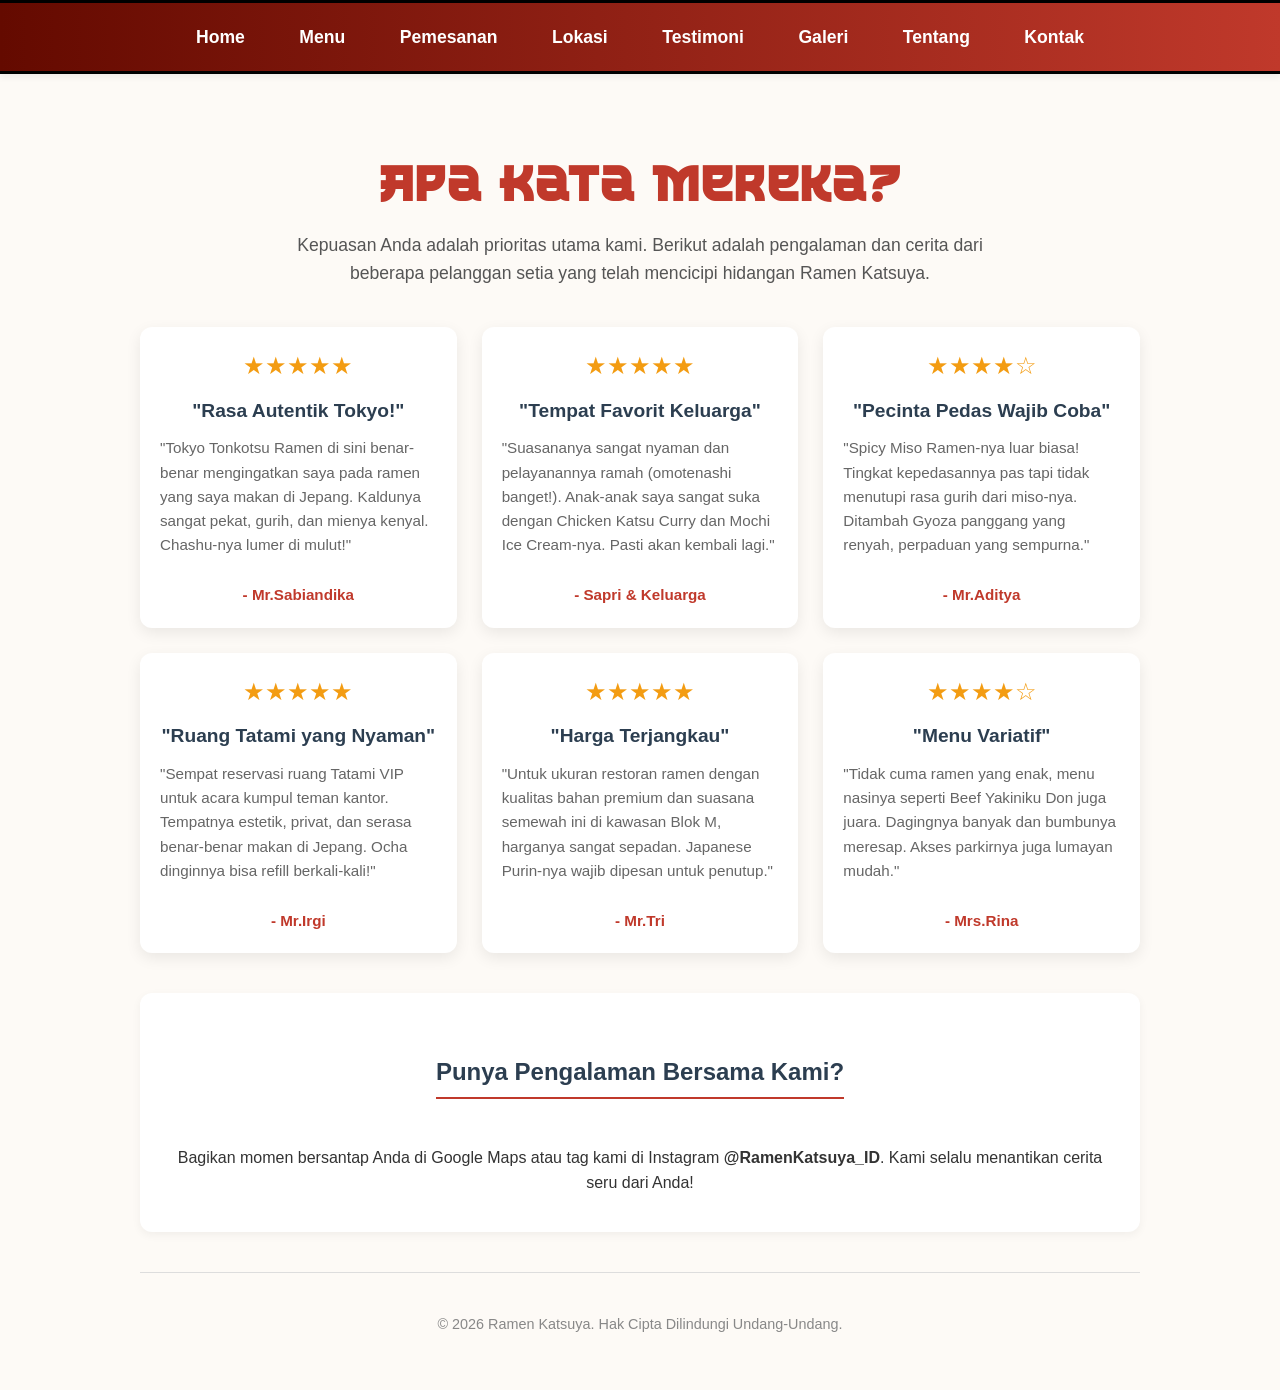
<file: testimoni.html>
<!DOCTYPE html>
<html lang="id">
<head>
    <meta charset="UTF-8">
    <meta name="viewport" content="width=device-width, initial-scale=1.0">
    <title>Ramen Katsuya - Testimoni Pelanggan</title>
    <link rel="stylesheet" href="Layout.css">
</head>
<body>
    <nav class="navbar">
        <a href="index.html">Home</a>
        <a href="menu.html">Menu</a>
        <a href="pemesanan.html">Pemesanan</a>
        <a href="lokasi.html">Lokasi</a>
        <a href="testimoni.html">Testimoni</a>
        <a href="galeri.html">Galeri</a>
        <a href="tentang.html">Tentang</a>
        <a href="kontak.html">Kontak</a>
    </nav>

    <div class="container">
        <h1>Apa Kata Mereka?</h1>
        <p class="header-text">Kepuasan Anda adalah prioritas utama kami. Berikut adalah pengalaman dan cerita dari beberapa pelanggan setia yang telah mencicipi hidangan Ramen Katsuya.</p>

        <ul>
            <li>
                <p style="color: #f39c12; font-size: 1.5em; margin-top: 0; margin-bottom: 10px;">&#9733;&#9733;&#9733;&#9733;&#9733;</p>
                <h3 style="color: #2c3e50;">"Rasa Autentik Tokyo!"</h3>
                <p style="text-align: left;">"Tokyo Tonkotsu Ramen di sini benar-benar mengingatkan saya pada ramen yang saya makan di Jepang. Kaldunya sangat pekat, gurih, dan mienya kenyal. Chashu-nya lumer di mulut!"</p>
                <br>
                <p style="color: #c0392b; font-weight: bold;">- Mr.Sabiandika</p>
            </li>
            
            <li>
                <p style="color: #f39c12; font-size: 1.5em; margin-top: 0; margin-bottom: 10px;">&#9733;&#9733;&#9733;&#9733;&#9733;</p>
                <h3 style="color: #2c3e50;">"Tempat Favorit Keluarga"</h3>
                <p style="text-align: left;">"Suasananya sangat nyaman dan pelayanannya ramah (omotenashi banget!). Anak-anak saya sangat suka dengan Chicken Katsu Curry dan Mochi Ice Cream-nya. Pasti akan kembali lagi."</p>
                <br>
                <p style="color: #c0392b; font-weight: bold;">- Sapri & Keluarga</p>
            </li>
            
            <li>
                <p style="color: #f39c12; font-size: 1.5em; margin-top: 0; margin-bottom: 10px;">&#9733;&#9733;&#9733;&#9733;&#9734;</p>
                <h3 style="color: #2c3e50;">"Pecinta Pedas Wajib Coba"</h3>
                <p style="text-align: left;">"Spicy Miso Ramen-nya luar biasa! Tingkat kepedasannya pas tapi tidak menutupi rasa gurih dari miso-nya. Ditambah Gyoza panggang yang renyah, perpaduan yang sempurna."</p>
                <br>
                <p style="color: #c0392b; font-weight: bold;">- Mr.Aditya</p>
            </li>
            
            <li>
                <p style="color: #f39c12; font-size: 1.5em; margin-top: 0; margin-bottom: 10px;">&#9733;&#9733;&#9733;&#9733;&#9733;</p>
                <h3 style="color: #2c3e50;">"Ruang Tatami yang Nyaman"</h3>
                <p style="text-align: left;">"Sempat reservasi ruang Tatami VIP untuk acara kumpul teman kantor. Tempatnya estetik, privat, dan serasa benar-benar makan di Jepang. Ocha dinginnya bisa refill berkali-kali!"</p>
                <br>
                <p style="color: #c0392b; font-weight: bold;">- Mr.Irgi</p>
            </li>
            
            <li>
                <p style="color: #f39c12; font-size: 1.5em; margin-top: 0; margin-bottom: 10px;">&#9733;&#9733;&#9733;&#9733;&#9733;</p>
                <h3 style="color: #2c3e50;">"Harga Terjangkau"</h3>
                <p style="text-align: left;">"Untuk ukuran restoran ramen dengan kualitas bahan premium dan suasana semewah ini di kawasan Blok M, harganya sangat sepadan. Japanese Purin-nya wajib dipesan untuk penutup."</p>
                <br>
                <p style="color: #c0392b; font-weight: bold;">- Mr.Tri</p>
            </li>
            
            <li>
                <p style="color: #f39c12; font-size: 1.5em; margin-top: 0; margin-bottom: 10px;">&#9733;&#9733;&#9733;&#9733;&#9734;</p>
                <h3 style="color: #2c3e50;">"Menu Variatif"</h3>
                <p style="text-align: left;">"Tidak cuma ramen yang enak, menu nasinya seperti Beef Yakiniku Don juga juara. Dagingnya banyak dan bumbunya meresap. Akses parkirnya juga lumayan mudah."</p>
                <br>
                <p style="color: #c0392b; font-weight: bold;">- Mrs.Rina</p>
            </li>
        </ul>

        <div class="info-section" style="margin-top: 40px;">
            <h2>Punya Pengalaman Bersama Kami?</h2>
            <p>Bagikan momen bersantap Anda di Google Maps atau tag kami di Instagram <strong>@RamenKatsuya_ID</strong>. Kami selalu menantikan cerita seru dari Anda!</p>
        </div>

        <hr>
        <footer>
            <p>&copy; 2026 Ramen Katsuya. Hak Cipta Dilindungi Undang-Undang.</p>
        </footer>
    </div>
</body>
</html>
</file>
<file: Layout.css>
@font-face {
  font-family: "RamenKatsuya";
  src: url("The Last Shuriken.ttf");
}

body {
  font-family: "Segoe UI", Tahoma, Geneva, Verdana, sans-serif;
  background-color: #fdfaf6;
  color: #333;
  line-height: 1.6;
  margin: 0;
  padding: 0;
}

.container {
  max-width: 1000px;
  margin: 0 auto;
  padding: 20px;
}

h1 {
  text-align: center;
  color: #c0392b;
  font-size: 2.8em;
  margin-bottom: 5px;
  letter-spacing: 2px;
  font-family: "RamenKatsuya", sans-serif;
}

h2 {
  text-align: center;
  color: #2c3e50;
  border-bottom: 2px solid #c0392b;
  display: inline-block;
  padding-bottom: 5px;
  margin-top: 40px;
  margin-bottom: 30px;
}

.header-text {
  text-align: center;
  font-size: 1.1em;
  color: #555;
  max-width: 700px;
  margin: 0 auto 40px auto;
}

ul {
  list-style-type: none;
  padding: 0;
  display: grid;
  grid-template-columns: repeat(auto-fit, minmax(300px, 1fr));
  gap: 25px;
}

li {
  background-color: #ffffff;
  border-radius: 12px;
  box-shadow: 0 5px 15px rgba(0, 0, 0, 0.08);
  padding: 20px;
  text-align: center;
  transition:
    transform 0.3s ease,
    box-shadow 0.3s ease;
}

li:hover {
  transform: translateY(-8px);
  box-shadow: 0 12px 20px rgba(0, 0, 0, 0.15);
}

li img {
  width: 100%;
  height: 220px;
  object-fit: cover;
  border-radius: 8px;
  margin-bottom: 15px;
}

li h3 {
  color: #c0392b;
  font-size: 1.2em;
  margin: 10px 0;
}

li p {
  color: #666;
  font-size: 0.95em;
  margin: 0;
}

.info-section {
  text-align: center;
  background-color: #ffffff;
  padding: 20px;
  border-radius: 12px;
  box-shadow: 0 3px 10px rgba(0, 0, 0, 0.05);
  margin-bottom: 30px;
}

hr {
  border: 0;
  height: 1px;
  background-color: #ddd;
  margin: 40px 0;
}

footer {
  text-align: center;
  color: #888;
  font-size: 0.9em;
  padding-bottom: 20px;
}

.video-container {
  text-align: center;
  margin: 30px auto;
  max-width: 800px;
}

.video-container video,
.video-container iframe {
  width: 50%;
  border-radius: 12px;
  box-shadow: 0 5px 15px rgba(0, 0, 0, 0.1);
}

.navbar {
  text-align: center;
  background: linear-gradient(to right, #640a00, #c0392b);
  padding: 15px 0;
  box-shadow: 0 4px 6px rgba(0, 0, 0, 0.05);
  border-top: 3px solid #000000;
  border-bottom: 3px solid #000000;
  margin-bottom: 30px;
}

.navbar a {
  text-decoration: none;
  color: #ffffff;
  font-size: 1.1em;
  font-weight: bold;
  margin: 0 15px;
  padding: 5px 10px;
  transition:
    color 0.3s ease,
    transform 0.3s ease;
  display: inline-block;
}
.navbar a:hover {
  color: #c07f2b;
  transform: scale(1.1);
}

.order-steps {
  background-color: #ffffff;
  border-radius: 12px;
  box-shadow: 0 3px 10px rgba(0, 0, 0, 0.05);
  padding: 30px 30px 30px 60px;
  margin: 0 auto 40px auto;
  max-width: 800px;
}

.order-steps li {
  background-color: transparent;
  border-radius: 0;
  box-shadow: none;
  padding: 0;
  text-align: left;
  margin-bottom: 12px;
  font-size: 1.1em;
  color: #333;
}

.order-steps li:hover {
  transform: none;
  box-shadow: none;
}

table {
  width: 100%;
  border-collapse: collapse;
  background-color: #ffffff;
  margin-bottom: 20px;
  border-radius: 10px;
  overflow: hidden;
  box-shadow: 0 3px 10px rgba(0, 0, 0, 0.06);
}

table th {
  background-color: #8e2418;
  color: #ffffff;
  font-weight: bold;
  padding: 12px;
  text-align: center;
}
table td {
  padding: 12px;
  border: 1px solid #e0d6cf;
  vertical-align: middle;
}
table th {
  border: 1px solid #7a1e14;
}

table tr:nth-child(even) td {
  background-color: #fffaf5;
}
table tr:hover td {
  background-color: #f9eee7;
}

.form-subtitle {
  color: #666;
  margin-bottom: 20px;
}

.form-container {
  text-align: left;
  max-width: 600px;
  margin: 0 auto;
  padding: 30px;
}

.form-container input,
.form-container select,
.form-container textarea {
  width: 100%;
  padding: 10px;
  margin-top: 5px;
  border: 1px solid #ccc;
  border-radius: 5px;
  box-sizing: border-box;
  font-family: inherit;
}

.form-container select {
  background-color: #ffffff;
}

.btn-submit {
  background-color: #c0392b;
  color: white;
  padding: 12px 20px;
  border: none;
  border-radius: 5px;
  font-size: 1.1em;
  cursor: pointer;
  width: 100%;
  font-weight: bold;
  margin-top: 10px;
  transition: background 0.3s ease;
  box-sizing: border-box;
}

.btn-submit:hover {
  background-color: #a93226;
}
</file>
